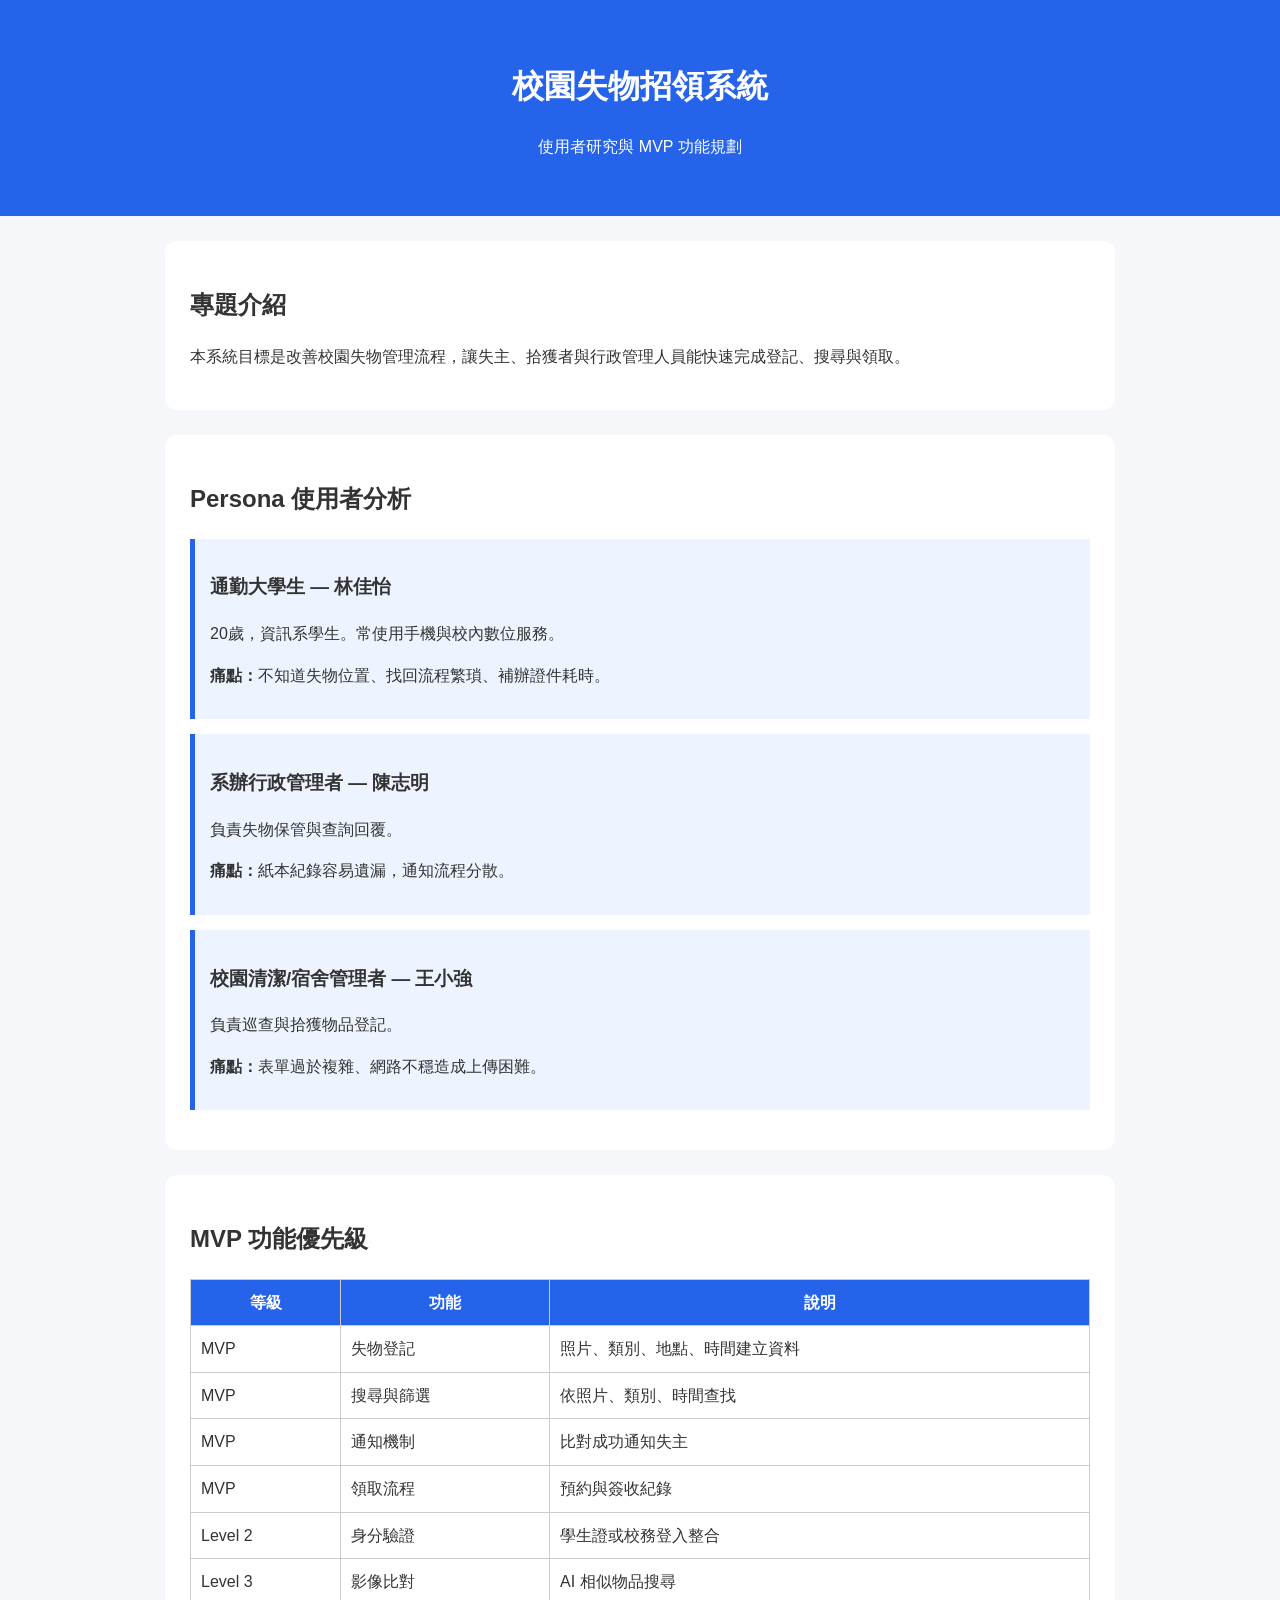
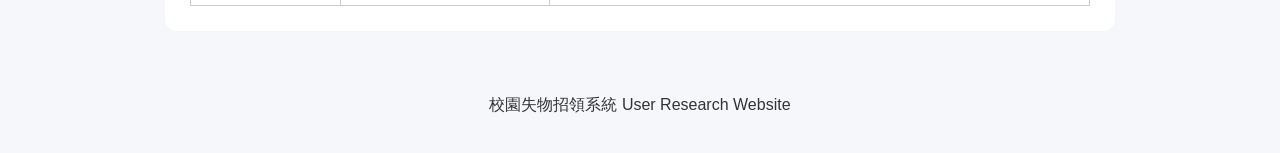
<file: index.html>
<!DOCTYPE html>
<html lang="zh-Hant">
<head>
<meta charset="UTF-8">
<meta name="viewport" content="width=device-width, initial-scale=1.0">
<title>校園失物招領系統 - 使用者研究</title>
<link rel="stylesheet" href="style.css">
</head>
<body>
<header>
<h1>校園失物招領系統</h1>
<p>使用者研究與 MVP 功能規劃</p>
</header>

<section>
<h2>專題介紹</h2>
<p>本系統目標是改善校園失物管理流程，讓失主、拾獲者與行政管理人員能快速完成登記、搜尋與領取。</p>
</section>

<section>
<h2>Persona 使用者分析</h2>
<div class="card">
<h3>通勤大學生 — 林佳怡</h3>
<p>20歲，資訊系學生。常使用手機與校內數位服務。</p>
<p><b>痛點：</b>不知道失物位置、找回流程繁瑣、補辦證件耗時。</p>
</div>

<div class="card">
<h3>系辦行政管理者 — 陳志明</h3>
<p>負責失物保管與查詢回覆。</p>
<p><b>痛點：</b>紙本紀錄容易遺漏，通知流程分散。</p>
</div>

<div class="card">
<h3>校園清潔/宿舍管理者 — 王小強</h3>
<p>負責巡查與拾獲物品登記。</p>
<p><b>痛點：</b>表單過於複雜、網路不穩造成上傳困難。</p>
</div>
</section>

<section>
<h2>MVP 功能優先級</h2>
<table>
<tr><th>等級</th><th>功能</th><th>說明</th></tr>
<tr><td>MVP</td><td>失物登記</td><td>照片、類別、地點、時間建立資料</td></tr>
<tr><td>MVP</td><td>搜尋與篩選</td><td>依照片、類別、時間查找</td></tr>
<tr><td>MVP</td><td>通知機制</td><td>比對成功通知失主</td></tr>
<tr><td>MVP</td><td>領取流程</td><td>預約與簽收紀錄</td></tr>
<tr><td>Level 2</td><td>身分驗證</td><td>學生證或校務登入整合</td></tr>
<tr><td>Level 3</td><td>影像比對</td><td>AI 相似物品搜尋</td></tr>
</table>
</section>

<footer>
<p>校園失物招領系統 User Research Website</p>
</footer>
</body>
</html>
</file>
<file: style.css>
body{
font-family: Arial, sans-serif;
line-height:1.6;
margin:0;
background:#f5f7fa;
color:#333;
}
header{
background:#2563eb;
color:white;
padding:40px;
text-align:center;
}
section{
background:white;
margin:25px auto;
padding:25px;
max-width:900px;
border-radius:12px;
}
.card{
border-left:5px solid #2563eb;
padding:15px;
margin:15px 0;
background:#eef4ff;
}
table{
width:100%;
border-collapse:collapse;
}
th,td{
border:1px solid #ccc;
padding:10px;
}
th{
background:#2563eb;
color:white;
}
footer{
text-align:center;
padding:20px;
}
@media(max-width:600px){
section{margin:10px;}
table{font-size:14px;}
}
</file>
